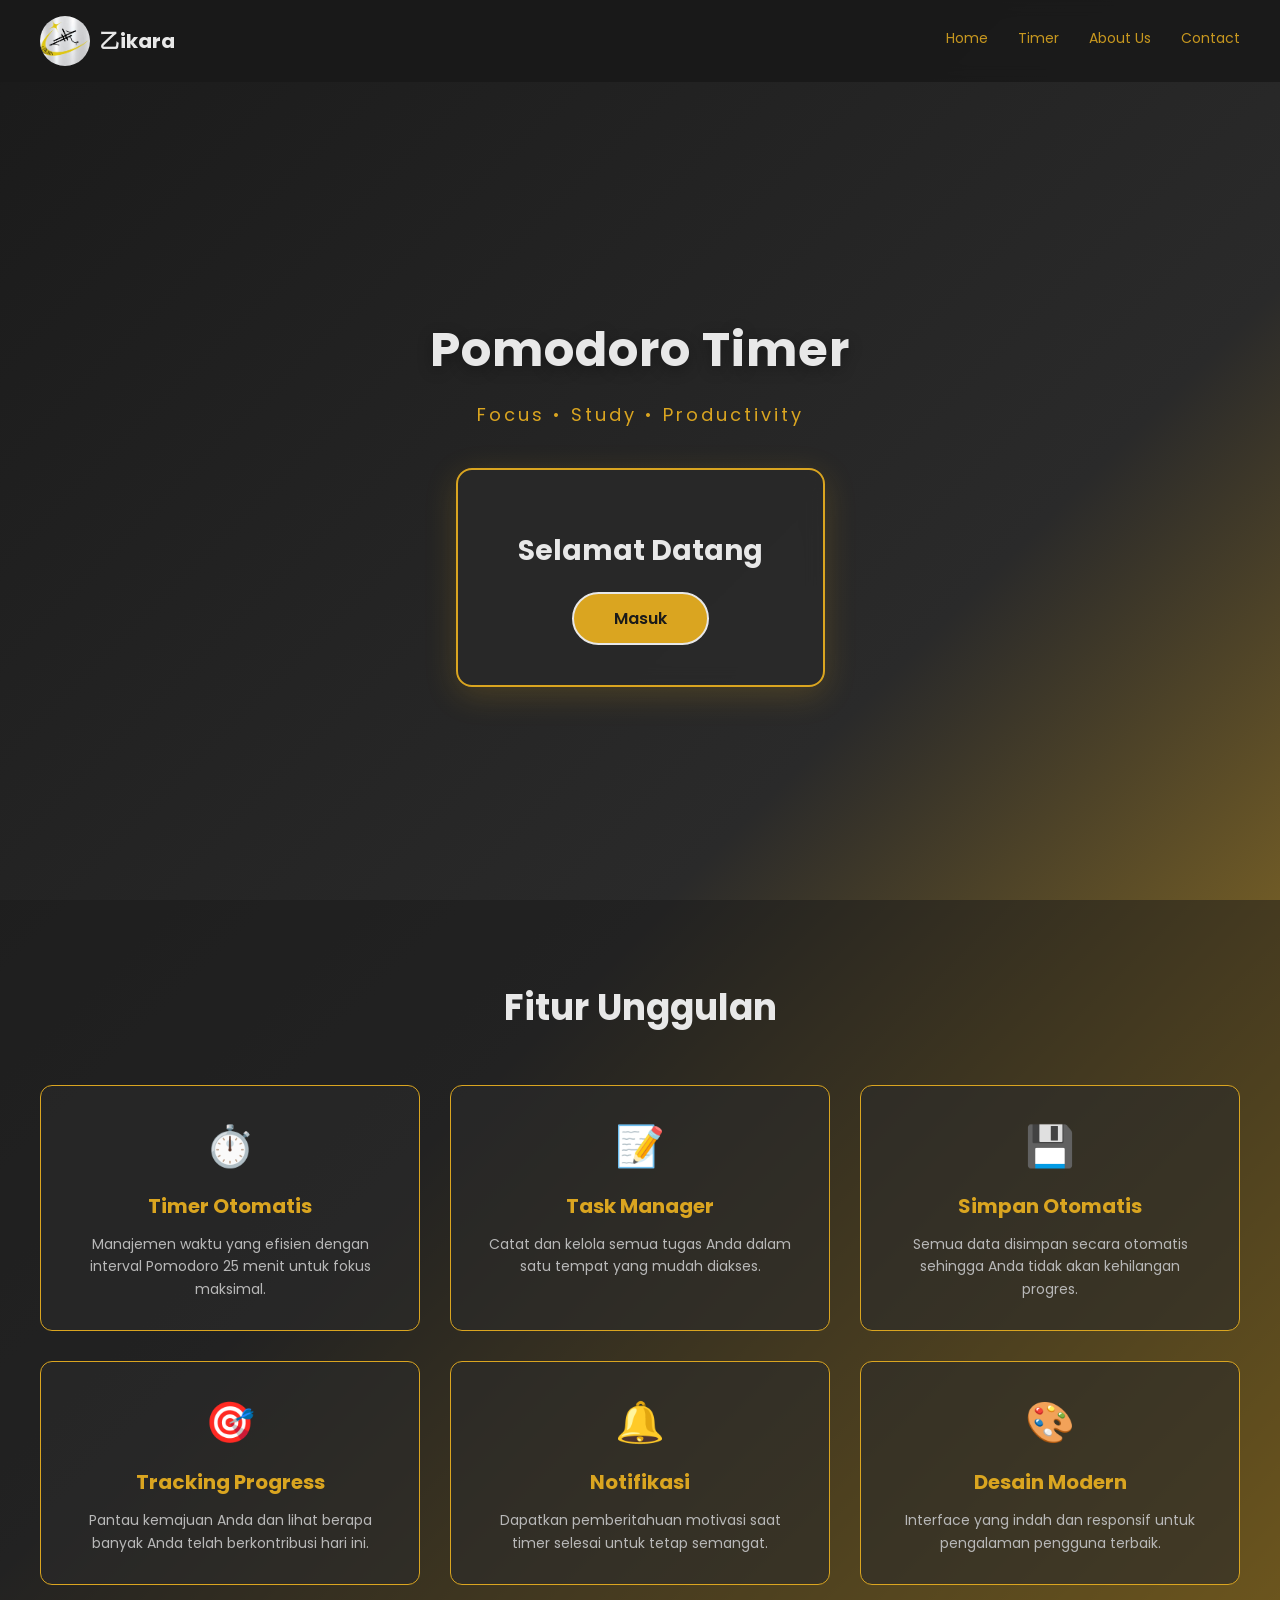
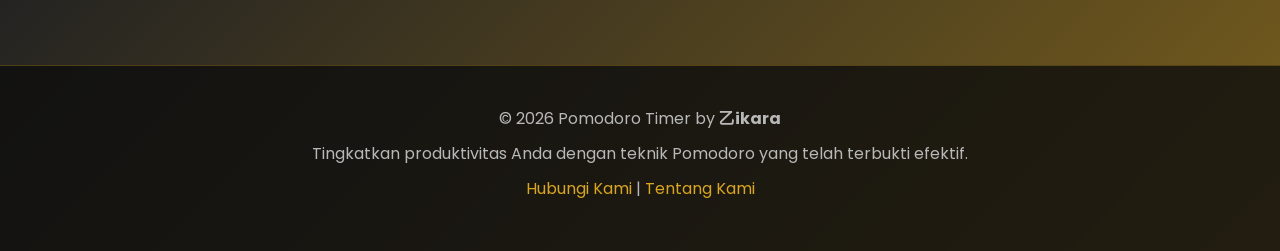
<file: index.html>
<!DOCTYPE html>
<html lang="id">
<head>
  <meta charset="UTF-8" />
  <meta name="viewport" content="width=device-width, initial-scale=1.0" />
  <title>Pomodoro Timer</title>
  <link rel="preconnect" href="https://fonts.googleapis.com">
  <link rel="preconnect" href="https://fonts.gstatic.com" crossorigin>
  <link rel="stylesheet" href="https://fonts.googleapis.com/css2?family=Poppins:ital,wght@0,100;0,200;0,300;0,400;0,500;0,600;0,700;0,800;0,900;1,100;1,200;1,300;1,400;1,500;1,600;1,700;1,800;1,900&display=swap">
  <style>
    @import url('https://fonts.googleapis.com/css2?family=Poppins:ital,wght@0,100;0,200;0,300;0,400;0,500;0,600;0,700;0,800;0,900;1,100;1,200;1,300;1,400;1,500;1,600;1,700;1,800;1,900&display=swap');

    * {
      margin: 0;
      padding: 0;
      box-sizing: border-box;
      font-family: "Poppins", sans-serif;
    }

    body {
      min-height: 100vh;
      background: linear-gradient(135deg, #1a1a1a 0%, #2a2a2a 50%, #DAA520 100%);
      color: #E8E8E8;
    }

    /* Navbar */
    .navbar {
      position: fixed;
      top: 0;
      left: 0;
      width: 100%;
      padding: 16px 40px;
      display: flex;
      justify-content: space-between;
      align-items: center;
      background-color: rgba(26, 26, 26, 0.95);
      backdrop-filter: blur(8px);
      z-index: 999;
    }

    .brand {
      display: flex;
      align-items: center;
      gap: 10px;
      font-size: 20px;
      font-weight: bold;
      color: #E8E8E8;
      cursor: pointer;
      transition: all 0.3s ease;
    }

    .brand:hover {
      opacity: 0.8;
    }

    .brand img {
      width: 50px;
      height: 50px;
      border-radius: 50%;
      object-fit: cover;
    }

    .nav-right {
      display: flex;
      gap: 30px;
      align-items: center;
    }

    .nav-right a {
      margin-left: 0;
      text-decoration: none;
      color: #DAA520;
      font-size: 14px;
      opacity: 0.9;
      transition: all 0.3s ease;
      position: relative;
      padding-bottom: 5px;
      cursor: pointer;
    }

    .nav-right a::after {
      content: "";
      position: absolute;
      width: 0;
      height: 2px;
      bottom: 0;
      left: 0;
      background-color: #E8E8E8;
      transition: width 0.3s ease;
    }

    .nav-right a:hover {
      color: #E8E8E8;
      opacity: 1;
    }

    .nav-right a:hover::after {
      width: 100%;
    }

    /* Page Sections */
    .page {
      display: none;
    }

    .page.active {
      display: block;
    }

    /* Center content */
    .center {
      height: 100vh;
      display: flex;
      justify-content: center;
      align-items: center;
    }

    .box {
      padding: 40px 60px;
      background: rgba(42, 42, 42, 0.8);
      border: 2px solid #DAA520;
      border-radius: 16px;
      backdrop-filter: blur(10px);
      text-align: center;
      box-shadow: 0 8px 32px rgba(218, 165, 32, 0.2);
      animation: scaleIn 1s cubic-bezier(0.34, 1.56, 0.64, 1) 0.5s both;
      transition: all 0.3s cubic-bezier(0.4, 0, 0.2, 1);
    }

    @keyframes scaleIn {
      from {
        opacity: 0;
        transform: scale(0.8);
      }
      to {
        opacity: 1;
        transform: scale(1);
      }
    }

    .box:hover {
      box-shadow: 0 12px 40px rgba(218, 165, 32, 0.35);
    }

    .box h1 {
      margin-bottom: 20px;
      font-size: 28px;
      color: #E8E8E8;
    }

    .box button {
      padding: 12px 40px;
      font-size: 16px;
      border: 2px solid #E8E8E8;
      border-radius: 30px;
      cursor: pointer;
      background: #DAA520;
      color: #1a1a1a;
      font-weight: 600;
      transition: all 0.4s cubic-bezier(0.34, 1.56, 0.64, 1);
    }

    .box button:hover {
      background: #E8E8E8;
      color: #1a1a1a;
      transform: scale(1.08);
      box-shadow: 0 8px 25px rgba(218, 165, 32, 0.5);
    }

    .box button:active {
      transform: scale(0.98);
    }

    .brand-text {
      display: flex;
      flex-direction: column;
      line-height: 1.1;
    }

    .brand-text .title {
      font-size: 16px;
      font-weight: bold;
    }

    .brand-text .subtitle {
      font-size: 11px;
      opacity: 0.7;
    }

    .hero-text {
      display: flex;
      flex-direction: column;
      align-items: center;
      text-align: center;
      animation: slideDown 1.4s cubic-bezier(0.34, 1.56, 0.64, 1);
    }

    .hero-title {
      font-size: 48px;
      font-weight: bold;
      margin-bottom: 15px;
      color: #E8E8E8;
      text-shadow: 0 4px 15px rgba(0, 0, 0, 0.3);
      letter-spacing: 1px;
    }

    .hero-subtitle {
      font-size: 18px;
      opacity: 0.85;
      margin-bottom: 40px;
      color: #DAA520;
      letter-spacing: 3px;
      animation: fadeInUp 1.2s ease-out 0.3s both;
    }

    @keyframes slideDown {
      from {
        opacity: 0;
        transform: translateY(-50px);
      }
      to {
        opacity: 1;
        transform: translateY(0);
      }
    }

    @keyframes fadeInUp {
      from {
        opacity: 0;
        transform: translateY(20px);
      }
      to {
        opacity: 1;
        transform: translateY(0);
      }
    }

    /* Hero Section */
    .hero {
      min-height: 100vh;
      display: flex;
      justify-content: center;
      align-items: center;
      padding-top: 80px;
    }

    .hero-text {
      display: flex;
      flex-direction: column;
      align-items: center;
      text-align: center;
      animation: slideDown 0.8s ease-out;
    }

    @keyframes slideUp {
      from {
        opacity: 0;
        transform: translateY(30px);
      }
      to {
        opacity: 1;
        transform: translateY(0);
      }
    }

    .box {
      animation: slideUp 0.8s ease-out 0.2s both;
    }

    /* Features Section */
    .features {
      padding: 80px 40px;
      background: rgba(26, 26, 26, 0.5);
    }

    .features h2 {
      text-align: center;
      font-size: 36px;
      margin-bottom: 50px;
      color: #E8E8E8;
    }

    .features-grid {
      display: grid;
      grid-template-columns: repeat(auto-fit, minmax(280px, 1fr));
      gap: 30px;
      max-width: 1200px;
      margin: 0 auto;
    }

    .feature-card {
      background: rgba(42, 42, 42, 0.6);
      border: 1px solid #DAA520;
      border-radius: 12px;
      padding: 30px;
      text-align: center;
      transition: all 0.4s cubic-bezier(0.34, 1.56, 0.64, 1);
      cursor: pointer;
      animation: fadeInUp 0.8s ease-out forwards;
    }

    .feature-card:nth-child(1) { animation-delay: 0.1s; }
    .feature-card:nth-child(2) { animation-delay: 0.2s; }
    .feature-card:nth-child(3) { animation-delay: 0.3s; }
    .feature-card:nth-child(4) { animation-delay: 0.4s; }
    .feature-card:nth-child(5) { animation-delay: 0.5s; }
    .feature-card:nth-child(6) { animation-delay: 0.6s; }

    .feature-card:hover {
      transform: translateY(-15px) rotateY(0deg);
      box-shadow: 0 15px 40px rgba(218, 165, 32, 0.4);
      border-color: #E8E8E8;
    }

    .feature-card .icon {
      font-size: 40px;
      margin-bottom: 15px;
    }

    .feature-card h3 {
      font-size: 20px;
      margin-bottom: 12px;
      color: #DAA520;
    }

    .feature-card p {
      font-size: 14px;
      color: #B8B8B8;
      line-height: 1.6;
    }

    /* Timer Section Styles */
    .timer-page {
      padding-top: 100px;
      min-height: 100vh;
    }

    .container {
        text-align: center;
        width: 100%;
        padding: 10px 0;
    }

    .timer {
        display: inline-block;
        padding: 10px;
        width: 600px;
        box-sizing: border-box;
    }

    main {
        width: 25rem;
        height: 25rem;
        border-radius: 50%;
        text-align: center;
        margin: 0 auto;
        margin-bottom: 2rem;
    }

    h1 {
        font-size: 2rem;
        margin: 20px auto;
        text-align: center;
    }

    .button-container {
        margin-top: 20px;
        display: flex;
        justify-content: center;
    }

    .pomodoro {
        display: flex;
        flex-direction: column;
        justify-content: center;
        align-items: center;
        width: 100%;
        height: 100%;
        position: relative;
        margin: 2.5rem 0;
        text-align: center;
        border-radius: 50%;
        background: rgba(42, 42, 42, 0.8);
        box-shadow: 0 8px 32px rgba(218, 165, 32, 0.2);
        border: 2px solid #DAA520;
        backdrop-filter: blur(10px);
    }

    .pomodoro::before {
        content: "";
        position: absolute;
        border: 10px solid #DAA520;
        border-radius: 50%;
        width: 22rem;
        height: 22rem;
    }

    .time {
        font-size: 5rem !important;
        margin: 20px auto;
    }

    .button {
        background-color: rgba(26, 26, 26, 0.8);
        color: #E8E8E8;
        border: 2px solid #DAA520;
        border-radius: 5px;
        padding: 10px 20px;
        margin: 5px;
        cursor: pointer;
        transition: all 0.4s cubic-bezier(0.34, 1.56, 0.64, 1);
    }

    .button.active, .button:hover {
        background-color: #DAA520;
        color: #1a1a1a;
        transform: scale(1.08);
        box-shadow: 0 8px 25px rgba(218, 165, 32, 0.5);
    }

    .hidden {
        display: block;
    }

    .timer-display {
        font-size: 5rem;
        margin-top: 20px;
        font-weight: bold;
    }

    .buttons {
        margin-top: 20px;
    }

    #start, #stop, #reset {
        background-color: #DAA520;
        color: #1a1a1a;
        border: 2px solid #E8E8E8;
        border-radius: 30px;
        padding: 12px 40px;
        margin: 10px;
        cursor: pointer;
        font-weight: 600;
        transition: all 0.4s cubic-bezier(0.34, 1.56, 0.64, 1);
    }

    #start:hover, #stop:hover, #reset:hover {
        background-color: #E8E8E8;
        color: #1a1a1a;
        transform: scale(1.08);
        box-shadow: 0 8px 25px rgba(218, 165, 32, 0.5);
    }

    #timer-message {
        color: white;
        background-color: tomato;
        display: none;
        padding: .5rem;
        font-size: 1rem;
        text-align: center;
        border-radius: 1rem;
    }

    /* Task Section Styles */
    .main-container {
        display: flex;
        justify-content: center;
        align-items: flex-start;
        gap: 2rem;
        flex-wrap: wrap;
        padding: 20px;
    }

    .task-section {
        flex: 1;
        min-width: 300px;
        max-width: 500px;
    }

    .task-container {
        background: rgba(42, 42, 42, 0.8);
        padding: 2rem;
        border-radius: 15px;
        border: 2px solid #DAA520;
        backdrop-filter: blur(10px);
        box-shadow: 0 8px 32px rgba(218, 165, 32, 0.2);
    }

    .task-container h2 {
        color: #E8E8E8;
        margin-bottom: 1.5rem;
        font-size: 1.5rem;
    }

    .task-input-group {
        display: flex;
        gap: 0.5rem;
        margin-bottom: 1.5rem;
    }

    #task-input {
        flex: 1;
        padding: 10px 15px;
        border: 1px solid #DAA520;
        border-radius: 5px;
        background-color: rgba(26, 26, 26, 0.8);
        color: #E8E8E8;
        font-family: "Poppins", sans-serif;
    }

    #task-input::placeholder {
        color: #B8B8B8;
    }

    #add-task-btn {
        padding: 10px 20px;
        background-color: #DAA520;
        color: #1a1a1a;
        border: none;
        border-radius: 5px;
        cursor: pointer;
        transition: all 0.4s cubic-bezier(0.34, 1.56, 0.64, 1);
        font-weight: 600;
    }

    #add-task-btn:hover {
        background-color: #E8E8E8;
        color: #1a1a1a;
        transform: translateY(-2px) scale(1.05);
        box-shadow: 0 8px 25px rgba(218, 165, 32, 0.5);
    }

    .task-table {
        width: 100%;
        border-collapse: collapse;
        margin-top: 1rem;
    }

    .task-table thead {
        background-color: rgba(218, 165, 32, 0.2);
        color: #E8E8E8;
    }

    .task-table th {
        padding: 12px;
        text-align: left;
        font-weight: 600;
        border-bottom: 2px solid #DAA520;
    }

    .task-table td {
        padding: 12px;
        border-bottom: 1px solid rgba(218, 165, 32, 0.2);
        color: #E8E8E8;
    }

    .task-table tbody tr:hover {
        background-color: rgba(218, 165, 32, 0.1);
    }

    .status-pending {
        color: #DAA520;
        font-weight: 600;
    }

    .status-completed {
        color: #DAA520;
        font-weight: 600;
        text-decoration: line-through;
    }

    .task-actions {
        display: flex;
        gap: 0.5rem;
    }

    .task-actions button {
        padding: 5px 10px;
        border: none;
        border-radius: 3px;
        cursor: pointer;
        transition: all 0.2s ease;
        font-size: 0.9rem;
    }

    .btn-complete {
        background-color: #DAA520;
        color: #1a1a1a;
        font-weight: 600;
    }

    .btn-complete:hover {
        background-color: #E8E8E8;
        color: #1a1a1a;
        transform: scale(1.05);
    }

    .btn-delete {
        background-color: rgba(220, 53, 69, 0.8);
        color: #E8E8E8;
    }

    .btn-delete:hover {
        background-color: #dc3545;
        transform: scale(1.05);
    }

    .empty-message {
        text-align: center;
        color: #B8B8B8;
        padding: 2rem;
        font-style: italic;
        display: block;
    }

    .empty-message.hidden {
        display: none;
    }

    /* Timer Header */
    .timer-header {
        position: relative;
        text-align: center;
        margin-bottom: 20px;
    }

    .timer-header h1 {
        margin: 0;
    }

    .settings-btn {
        position: absolute;
        right: -60px;
        top: 0;
        background-color: #DAA520;
        color: #1a1a1a;
        border: none;
        border-radius: 8px;
        padding: 8px 16px;
        cursor: pointer;
        font-size: 14px;
        font-weight: 600;
        transition: all 0.3s cubic-bezier(0.34, 1.56, 0.64, 1);
    }

    .settings-btn:hover {
        background-color: #E8E8E8;
        transform: scale(1.05);
        box-shadow: 0 4px 12px rgba(218, 165, 32, 0.4);
    }

    /* Modal Styles */
    .modal {
        position: fixed;
        top: 0;
        left: 0;
        width: 100%;
        height: 100%;
        background-color: rgba(0, 0, 0, 0.7);
        display: flex;
        justify-content: center;
        align-items: center;
        z-index: 1000;
        backdrop-filter: blur(4px);
    }

    .modal.hidden {
        display: none;
    }

    .modal-content {
        background: rgba(42, 42, 42, 0.95);
        border: 2px solid #DAA520;
        border-radius: 16px;
        backdrop-filter: blur(10px);
        box-shadow: 0 15px 50px rgba(218, 165, 32, 0.3);
        max-width: 500px;
        width: 90%;
        animation: slideUp 0.4s cubic-bezier(0.34, 1.56, 0.64, 1);
    }

    @keyframes slideUp {
        from {
            opacity: 0;
            transform: translateY(30px);
        }
        to {
            opacity: 1;
            transform: translateY(0);
        }
    }

    .modal-header {
        display: flex;
        justify-content: space-between;
        align-items: center;
        padding: 30px;
        border-bottom: 1px solid rgba(218, 165, 32, 0.3);
    }

    .modal-header h2 {
        margin: 0;
        color: #E8E8E8;
        font-size: 24px;
    }

    .close-btn {
        background: none;
        border: none;
        font-size: 28px;
        color: #DAA520;
        cursor: pointer;
        transition: all 0.3s ease;
    }

    .close-btn:hover {
        color: #E8E8E8;
        transform: scale(1.2);
    }

    .modal-body {
        padding: 30px;
    }

    .setting-group {
        margin-bottom: 25px;
        display: flex;
        flex-direction: column;
    }

    .setting-group label {
        color: #E8E8E8;
        font-weight: 600;
        margin-bottom: 10px;
        font-size: 14px;
    }

    .setting-group input {
        padding: 12px 15px;
        border: 1px solid #DAA520;
        border-radius: 8px;
        background-color: rgba(26, 26, 26, 0.8);
        color: #E8E8E8;
        font-size: 16px;
        transition: all 0.3s ease;
    }

    .setting-group input:focus {
        outline: none;
        border-color: #E8E8E8;
        box-shadow: 0 0 10px rgba(218, 165, 32, 0.3);
    }

    .modal-footer {
        display: flex;
        gap: 10px;
        padding: 20px 30px;
        border-top: 1px solid rgba(218, 165, 32, 0.3);
        justify-content: flex-end;
    }

    .btn-reset, .btn-save {
        padding: 10px 20px;
        border: none;
        border-radius: 8px;
        cursor: pointer;
        font-weight: 600;
        transition: all 0.3s cubic-bezier(0.34, 1.56, 0.64, 1);
    }

    .btn-reset {
        background-color: rgba(220, 53, 69, 0.8);
        color: #E8E8E8;
    }

    .btn-reset:hover {
        background-color: #dc3545;
        transform: translateY(-2px);
    }

    .btn-save {
        background-color: #DAA520;
        color: #1a1a1a;
    }

    .btn-save:hover {
        background-color: #E8E8E8;
        transform: translateY(-2px);
        box-shadow: 0 6px 20px rgba(218, 165, 32, 0.4);
    }

    /* Footer */
    footer {
      background-color: rgba(15, 15, 15, 0.9);
      border-top: 1px solid rgba(218, 165, 32, 0.3);
      padding: 40px;
      text-align: center;
      color: #B8B8B8;
    }

    footer p {
      margin-bottom: 10px;
    }

    footer a {
      color: #DAA520;
      text-decoration: none;
      transition: all 0.3s ease;
    }

    footer a:hover {
      color: #E8E8E8;
    }

    html {
      scroll-behavior: smooth;
    }

    /* Responsiveness */
    @media screen and (min-width: 320px) and (max-width: 600px) {
        .container {
            transform: scale(0.9)
        }

        .timer {
            width: 500px;
        }

        .main-container {
            flex-direction: column;
            padding: 10px;
            gap: 1rem;
        }

        .task-section {
            max-width: 100%;
        }
    }
  </style>
</head>

<body>
  <div class="navbar">
    <div class="brand" onclick="showPage('home')">
      <img src="buat gambar/WhatsApp Image 2026-01-24 at 13.01.57.jpeg" alt="xenzuu7" />
      <span>乙ikara</span>
    </div>
    <div class="nav-right">
      <a onclick="showPage('home')">Home</a>
      <a onclick="showPage('timer')">Timer</a>
      <a href="about.html">About Us</a>
      <a href="contact.html">Contact</a>
    </div>
  </div>

  <!-- Home Page -->
  <div id="home" class="page active">
    <!-- Hero Section -->
    <div class="hero">
      <div class="hero-text">
        <h1 class="hero-title">Pomodoro Timer</h1>
        <p class="hero-subtitle">Focus • Study • Productivity</p>

        <div class="box">
          <h1>Selamat Datang</h1>
          <button onclick="showPage('timer')">Masuk</button>
        </div>
      </div>
    </div>

    <!-- Features Section -->
    <section class="features">
      <h2>Fitur Unggulan</h2>
      <div class="features-grid">
        <div class="feature-card">
          <div class="icon">⏱️</div>
          <h3>Timer Otomatis</h3>
          <p>Manajemen waktu yang efisien dengan interval Pomodoro 25 menit untuk fokus maksimal.</p>
        </div>
        <div class="feature-card">
          <div class="icon">📝</div>
          <h3>Task Manager</h3>
          <p>Catat dan kelola semua tugas Anda dalam satu tempat yang mudah diakses.</p>
        </div>
        <div class="feature-card">
          <div class="icon">💾</div>
          <h3>Simpan Otomatis</h3>
          <p>Semua data disimpan secara otomatis sehingga Anda tidak akan kehilangan progres.</p>
        </div>
        <div class="feature-card">
          <div class="icon">🎯</div>
          <h3>Tracking Progress</h3>
          <p>Pantau kemajuan Anda dan lihat berapa banyak Anda telah berkontribusi hari ini.</p>
        </div>
        <div class="feature-card">
          <div class="icon">🔔</div>
          <h3>Notifikasi</h3>
          <p>Dapatkan pemberitahuan motivasi saat timer selesai untuk tetap semangat.</p>
        </div>
        <div class="feature-card">
          <div class="icon">🎨</div>
          <h3>Desain Modern</h3>
          <p>Interface yang indah dan responsif untuk pengalaman pengguna terbaik.</p>
        </div>
      </div>
    </section>
  </div>

  <!-- Timer Page -->
  <div id="timer" class="page timer-page">
    <div id="timer-message">Please select a timer before starting.</div>

    <div class="main-container">
      <div class="container">
        <div class="timer">
          <div class="timer-header">
            <h1>⏰ Pomodoro Timer</h1>
            <button id="settings-btn" class="settings-btn">⚙️ Settings</button>
          </div>

          <div class="button-container">
            <button class="button" id="pomodoro-session">Pomodoro</button>
            <button class="button" id="short-break">Short Break</button>
            <button class="button" id="long-break">Long Break</button>
          </div>
          
          <main>
            <div class="pomodoro">
              <div id="pomodoro-timer" class="timer-display" data-duration="25:00">
                <h1 class="time">25:00</h1>
              </div>

              <div id="short-timer" class="timer-display" data-duration="5:00">
                <h1 class="time">5:00</h1>
              </div>

              <div id="long-timer" class="timer-display" data-duration="10:00">
                <h1 class="time">10:00</h1>
              </div>
            </div>
          </main>

          <div class="buttons">
            <button id="start">START</button>
            <button id="stop">STOP</button>
            <button id="reset">RESET</button>
          </div>
        </div>
      </div>

      <!-- Task Table Section -->
      <div class="task-section">
        <div class="task-container">
          <h2>📝 Tugas saya</h2>
          
          <div class="task-input-group">
            <input type="text" id="task-input" placeholder="Enter your task...">
            <button id="add-task-btn">Masukkan Tugas</button>
          </div>

          <table id="task-table" class="task-table">
            <thead>
              <tr>
                <th>No</th>
                <th>Task</th>
                <th>Status</th>
                <th>Action</th>
              </tr>
            </thead>
            <tbody id="task-tbody">
            </tbody>
          </table>

          <div id="empty-message" class="empty-message">No tasks yet. Add one to get started!</div>
        </div>
      </div>
    </div>

    <!-- Settings Modal -->
    <div id="settings-modal" class="modal hidden">
      <div class="modal-content">
        <div class="modal-header">
          <h2>⚙️ Pengaturan Timer</h2>
          <button id="close-modal" class="close-btn">&times;</button>
        </div>
        
        <div class="modal-body">
          <div class="setting-group">
            <label for="pomodoro-minutes">Durasi Pomodoro (menit):</label>
            <input type="number" id="pomodoro-minutes" min="1" max="60" value="25">
          </div>
          
          <div class="setting-group">
            <label for="short-break-minutes">Durasi Short Break (menit):</label>
            <input type="number" id="short-break-minutes" min="1" max="60" value="5">
          </div>
          
          <div class="setting-group">
            <label for="long-break-minutes">Durasi Long Break (menit):</label>
            <input type="number" id="long-break-minutes" min="1" max="60" value="10">
          </div>
        </div>
        
        <div class="modal-footer">
          <button id="reset-settings" class="btn-reset">Reset ke Default</button>
          <button id="save-settings" class="btn-save">Simpan Perubahan</button>
        </div>
      </div>
    </div>
  </div>

  <!-- Footer -->
  <footer>
    <p>&copy; 2026 Pomodoro Timer by <strong>乙ikara</strong></p>
    <p>Tingkatkan produktivitas Anda dengan teknik Pomodoro yang telah terbukti efektif.</p>
    <p><a href="contact.html">Hubungi Kami</a> | <a href="about.html">Tentang Kami</a></p>
  </footer>

  <script src="isi/script.js"></script>
  <script>
    // Page navigation
    function showPage(pageName) {
      const pages = document.querySelectorAll('.page');
      pages.forEach(page => page.classList.remove('active'));
      document.getElementById(pageName).classList.add('active');
      window.scrollTo(0, 0);
    }
  </script>
</body>

</html>
</file>
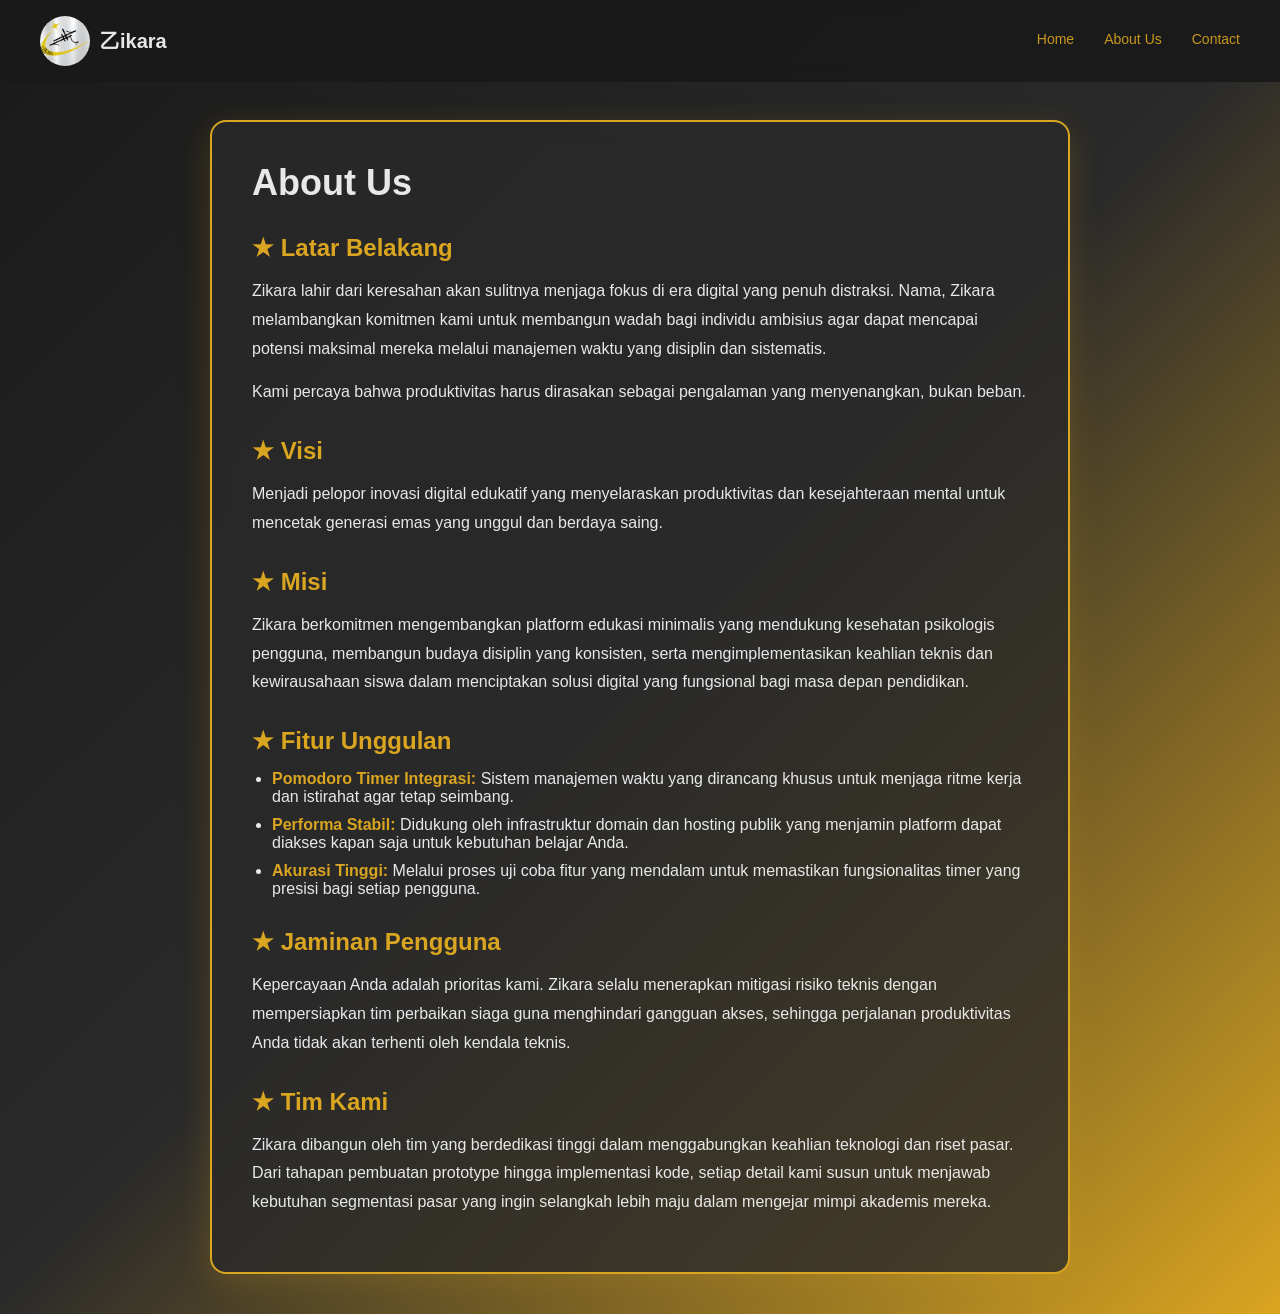
<file: about.html>
<!DOCTYPE html>
<html lang="id">
<head>
  <meta charset="UTF-8" />
  <meta name="viewport" content="width=device-width, initial-scale=1.0" />
  <title>About Us - Pomodoro</title>
  <style>
    * {
      margin: 0;
      padding: 0;
      box-sizing: border-box;
      font-family: Arial, Helvetica, sans-serif;
    }

    body {
      min-height: 100vh;
      background: linear-gradient(135deg, #1a1a1a 0%, #2a2a2a 50%, #DAA520 100%);
      color: #E8E8E8;
    }

    /* Navbar */
    .navbar {
      position: fixed;
      top: 0;
      left: 0;
      width: 100%;
      padding: 16px 40px;
      display: flex;
      justify-content: space-between;
      align-items: center;
      background-color: rgba(26, 26, 26, 0.95);
      backdrop-filter: blur(8px);
    }

    .brand {
      display: flex;
      align-items: center;
      gap: 10px;
      font-size: 20px;
      font-weight: bold;
      color: #E8E8E8;
    }

    .brand img {
      width: 50px;
      height: 50px;
      border-radius: 50%;
      object-fit: cover;
    }

    .nav-right {
      display: flex;
      gap: 30px;
      align-items: center;
    }

    .nav-right a {
      text-decoration: none;
      color: #DAA520;
      font-size: 14px;
      opacity: 0.9;
      transition: all 0.3s ease;
      position: relative;
      padding-bottom: 5px;
    }

    .nav-right a::after {
      content: "";
      position: absolute;
      width: 0;
      height: 2px;
      bottom: 0;
      left: 0;
      background-color: #E8E8E8;
      transition: width 0.3s ease;
    }

    .nav-right a:hover {
      color: #E8E8E8;
      opacity: 1;
    }

    .nav-right a:hover::after {
      width: 100%;
    }

    /* Main Content */
    .container {
      margin-top: 80px;
      padding: 40px 20px;
      max-width: 900px;
      margin-left: auto;
      margin-right: auto;
    }

    .content-box {
      background: rgba(42, 42, 42, 0.8);
      border: 2px solid #DAA520;
      border-radius: 16px;
      backdrop-filter: blur(10px);
      padding: 40px;
      box-shadow: 0 8px 32px rgba(218, 165, 32, 0.2);
    }

    .content-box h1 {
      font-size: 36px;
      margin-bottom: 20px;
      color: #E8E8E8;
    }

    .content-box h2 {
      font-size: 24px;
      margin-top: 30px;
      margin-bottom: 15px;
      color: #DAA520;
    }

    .content-box p {
      font-size: 16px;
      line-height: 1.8;
      margin-bottom: 15px;
      color: #E8E8E8;
    }

    .content-box ul {
      margin-left: 20px;
      margin-bottom: 15px;
    }

    .content-box li {
      margin-bottom: 10px;
      color: #E8E8E8;
    }

    .highlight {
      color: #DAA520;
      font-weight: 600;
    }
  </style>
</head>

<body>
  <div class="navbar">
    <div class="brand">
      <img src="buat gambar/WhatsApp Image 2026-01-24 at 13.01.57.jpeg" alt="xenzuu7" />
      <span>乙ikara</span>
    </div>
    <div class="nav-right">
      <a href="index.html">Home</a>
      <a href="about.html">About Us</a>
      <a href="contact.html">Contact</a>
    </div>
  </div>

  <div class="container">
    <div class="content-box">
      <h1>About Us</h1>

      <h2>★ Latar Belakang</h2>
      <p>
        Zikara lahir dari keresahan akan sulitnya menjaga fokus di era digital yang penuh distraksi. Nama, Zikara melambangkan komitmen kami untuk membangun wadah bagi individu ambisius agar dapat mencapai potensi maksimal mereka melalui manajemen waktu yang disiplin dan sistematis.
      </p>
      <p>
        Kami percaya bahwa produktivitas harus dirasakan sebagai pengalaman yang menyenangkan, bukan beban.
      </p>

      <h2>★ Visi</h2>
      <p>
        Menjadi pelopor inovasi digital edukatif yang menyelaraskan produktivitas dan kesejahteraan mental untuk mencetak generasi emas yang unggul dan berdaya saing.
      </p>

      <h2>★ Misi</h2>
      <p>
        Zikara berkomitmen mengembangkan platform edukasi minimalis yang mendukung kesehatan psikologis pengguna, membangun budaya disiplin yang konsisten, serta mengimplementasikan keahlian teknis dan kewirausahaan siswa dalam menciptakan solusi digital yang fungsional bagi masa depan pendidikan.
      </p>

      <h2>★ Fitur Unggulan</h2>
      <ul>
        <li><span class="highlight">Pomodoro Timer Integrasi:</span> Sistem manajemen waktu yang dirancang khusus untuk menjaga ritme kerja dan istirahat agar tetap seimbang.</li>
        <li><span class="highlight">Performa Stabil:</span> Didukung oleh infrastruktur domain dan hosting publik yang menjamin platform dapat diakses kapan saja untuk kebutuhan belajar Anda.</li>
        <li><span class="highlight">Akurasi Tinggi:</span> Melalui proses uji coba fitur yang mendalam untuk memastikan fungsionalitas timer yang presisi bagi setiap pengguna.</li>
      </ul>

      <h2>★ Jaminan Pengguna</h2>
      <p>
        Kepercayaan Anda adalah prioritas kami. Zikara selalu menerapkan mitigasi risiko teknis dengan mempersiapkan tim perbaikan siaga guna menghindari gangguan akses, sehingga perjalanan produktivitas Anda tidak akan terhenti oleh kendala teknis.
      </p>

      <h2>★ Tim Kami</h2>
      <p>
        Zikara dibangun oleh tim yang berdedikasi tinggi dalam menggabungkan keahlian teknologi dan riset pasar. Dari tahapan pembuatan prototype hingga implementasi kode, setiap detail kami susun untuk menjawab kebutuhan segmentasi pasar yang ingin selangkah lebih maju dalam mengejar mimpi akademis mereka.
      </p>
    </div>
  </div>
</body>

</html>
</file>
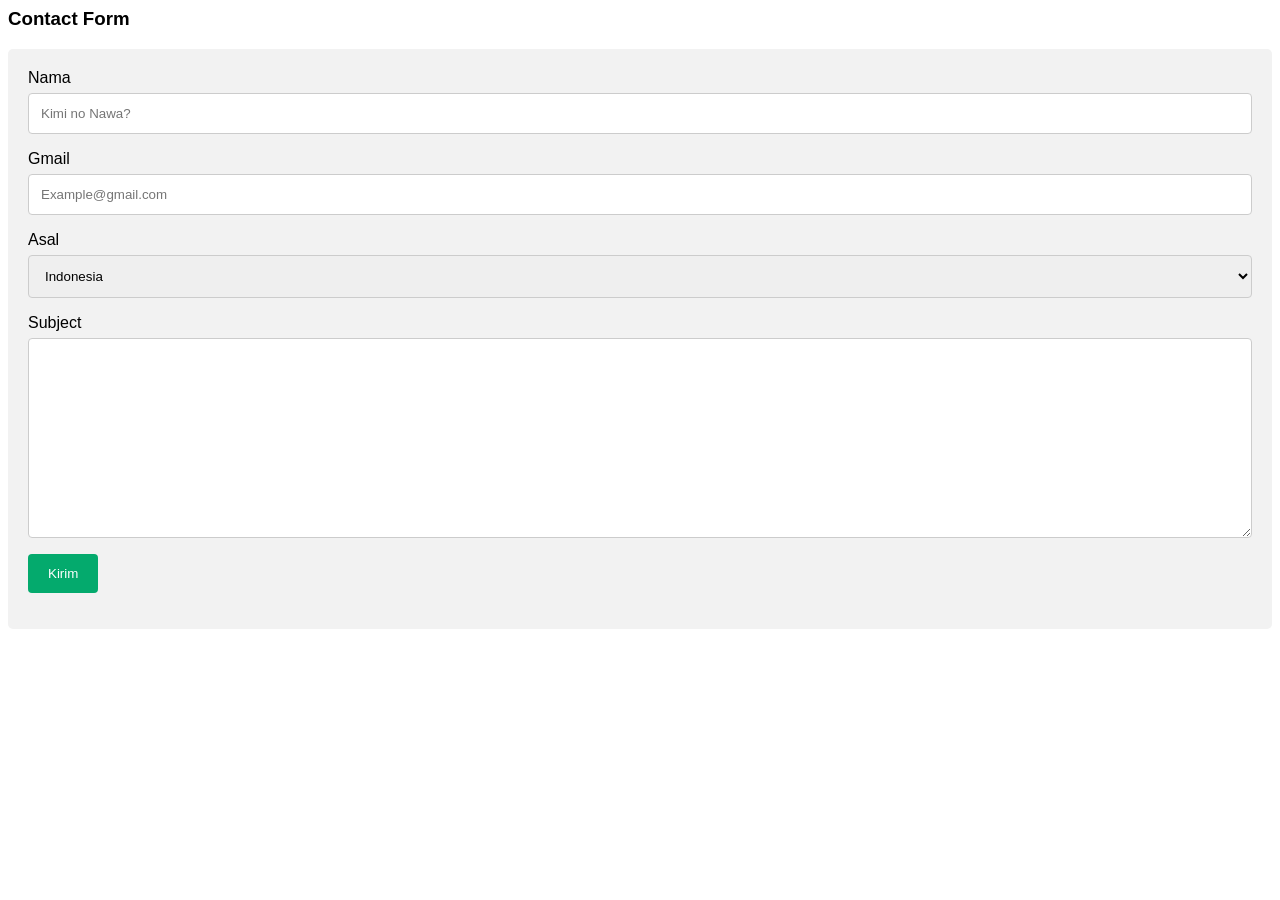
<file: contact.html>
<html>
<head>
<meta name="viewport" content="width=device-width, initial-scale=1">
<style>
body {font-family: Arial, Helvetica, sans-serif;}
* {box-sizing: border-box;}

input[type=text], select, textarea {
  width: 100%;
  padding: 12px;
  border: 1px solid #ccc;
  border-radius: 4px;
  box-sizing: border-box;
  margin-top: 6px;
  margin-bottom: 16px;
  resize: vertical;
}

input[type=submit] {
  background-color: #04AA6D;
  color: white;
  padding: 12px 20px;
  border: none;
  border-radius: 4px;
  cursor: pointer;
}

input[type=submit]:hover {
  background-color: #45a049;
}

.container {
  border-radius: 5px;
  background-color: #f2f2f2;
  padding: 20px;
}
</style>
</head>
<body>

<h3>Contact Form</h3>

<div class="container">
  <form action="/action_page.php">
    <label for="fname">Nama</label>
    <input type="text" id="fname" name="firstname" placeholder="Kimi no Nawa?">

    <label for="lname">Gmail</label>
    <input type="text" id="lname" name="lastname" placeholder="Example@gmail.com">

    <label for="country">Asal</label>
    <select id="country" name="country">
      <option value="australia">Indonesia</option>
      <option value="canada">Bekasi</option>
      <option value="usa">Cikarang</option>
    </select>

    <label for="subject">Subject</label>
    <textarea id="subject" name="subject" placeholder="" style="height:200px"></textarea>

    <input type="submit" value="Kirim">
  </form>
</div>

</body>
</html>
</file>
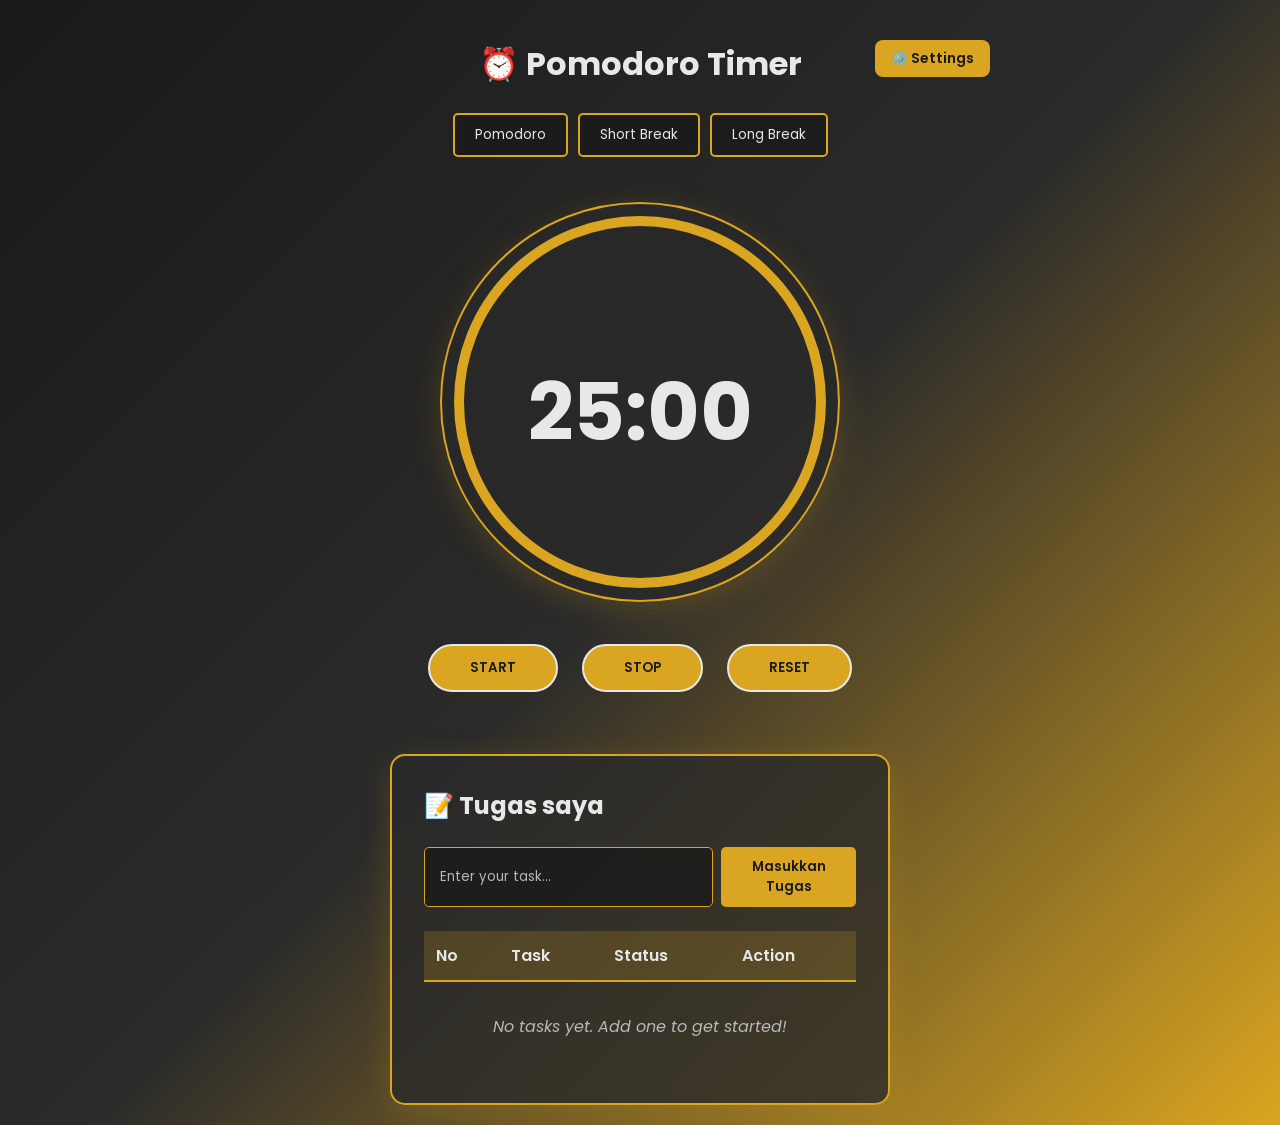
<file: isi/pomodoroui.html>
<!DOCTYPE html>
<html lang="en">

<head>
    <meta charset="UTF-8">
    <meta name="viewport" content="width=device-width, initial-scale=1.0">
    <title>Pomodoro Timer | Focus</title>
    <link rel="stylesheet" href="style.css">
</head>

<body>

    <div id="timer-message">Please select a timer before starting.</div>

    <div class="main-container">
        <div class="container">
            <div class="timer">
                <div class="timer-header">
                    <h1>⏰ Pomodoro Timer</h1>
                    <button id="settings-btn" class="settings-btn">⚙️ Settings</button>
                </div>

                <div class="button-container">
                    <button class="button" id="pomodoro-session">Pomodoro</button>
                    <button class="button" id="short-break">Short Break</button>
                    <button class="button" id="long-break">Long Break</button>
                </div>

                <main>
                    <div class="pomodoro">
                        <div id="pomodoro-timer" class="timer-display" data-duration="25:00">
                            <h1 class="time">25:00</h1>
                        </div>

                        <div id="short-timer" class="timer-display" data-duration="5:00">
                            <h1 class="time">5:00</h1>
                        </div>

                        <div id="long-timer" class="timer-display" data-duration="10:00">
                            <h1 class="time">10:00</h1>
                        </div>
                    </div>
                </main>

                <div class="buttons">
                    <button id="start">START</button>
                    <button id="stop">STOP</button>
                    <button id="reset">RESET</button>
                </div>
            </div>
        </div>

        <!-- Task Table Section -->
        <div class="task-section">
            <div class="task-container">
                <h2>📝 Tugas saya</h2>
                
                <div class="task-input-group">
                    <input type="text" id="task-input" placeholder="Enter your task...">
                    <button id="add-task-btn">Masukkan Tugas</button>
                </div>

                <table id="task-table" class="task-table">
                    <thead>
                        <tr>
                            <th>No</th>
                            <th>Task</th>
                            <th>Status</th>
                            <th>Action</th>
                        </tr>
                    </thead>
                    <tbody id="task-tbody">
                    </tbody>
                </table>

                <div id="empty-message" class="empty-message">No tasks yet. Add one to get started!</div>
            </div>
        </div>
    </div>

    <!-- Settings Modal -->
    <div id="settings-modal" class="modal hidden">
        <div class="modal-content">
            <div class="modal-header">
                <h2>⚙️ Pengaturan Timer</h2>
                <button id="close-modal" class="close-btn">&times;</button>
            </div>
            
            <div class="modal-body">
                <div class="setting-group">
                    <label for="pomodoro-minutes">Durasi Pomodoro (menit):</label>
                    <input type="number" id="pomodoro-minutes" min="1" max="60" value="25">
                </div>
                
                <div class="setting-group">
                    <label for="short-break-minutes">Durasi Short Break (menit):</label>
                    <input type="number" id="short-break-minutes" min="1" max="60" value="5">
                </div>
                
                <div class="setting-group">
                    <label for="long-break-minutes">Durasi Long Break (menit):</label>
                    <input type="number" id="long-break-minutes" min="1" max="60" value="10">
                </div>
            </div>
            
            <div class="modal-footer">
                <button id="reset-settings" class="btn-reset">Reset ke Default</button>
                <button id="save-settings" class="btn-save">Simpan Perubahan</button>
            </div>
        </div>
    </div>

    <script src="script.js"></script>
</body>

</html>
</file>
<file: isi/style.css>
@import url('https://fonts.googleapis.com/css2?family=Poppins:ital,wght@0,100;0,200;0,300;0,400;0,500;0,600;0,700;0,800;0,900;1,100;1,200;1,300;1,400;1,500;1,600;1,700;1,800;1,900&display=swap');

* {
    margin: 0;
    padding: 0;
    box-sizing: border-box;
    font-family: "Poppins", sans-serif;
}

body {
    min-height: 100vh;
    background: linear-gradient(135deg, #1a1a1a 0%, #2a2a2a 50%, #DAA520 100%);
    color: #E8E8E8;
}


.container {
    text-align: center;
    width: 100%;
    padding: 10px 0;
}

.timer {
    display: inline-block;
    padding: 10px;
    width: 600px;
    box-sizing: border-box;
}

main {
    width: 25rem;
    height: 25rem;
    border-radius: 50%;
    text-align: center;
    margin: 0 auto;
    margin-bottom: 2rem;
}

h1 {
    font-size: 2rem;
    margin: 20px auto;
    text-align: center;
}

.button-container {
    margin-top: 20px;
    display: flex;
    justify-content: center;
}

.pomodoro {
    display: flex;
    flex-direction: column;
    justify-content: center;
    align-items: center;
    width: 100%;
    height: 100%;
    position: relative;
    margin: 2.5rem 0;
    text-align: center;
    border-radius: 50%;
    background: rgba(42, 42, 42, 0.8);
    box-shadow: 0 8px 32px rgba(218, 165, 32, 0.2);
    border: 2px solid #DAA520;
    backdrop-filter: blur(10px);
}

.pomodoro::before {
    content: "";
    position: absolute;
    border: 10px solid #DAA520;
    border-radius: 50%;
    width: 22rem;
    height: 22rem;
}

.time {
    font-size: 5rem !important;
    margin: 20px auto;
}

.button-container {
    margin-top: 20px;
    display: flex;
    justify-content: center;
}

.button {
    background-color: rgba(26, 26, 26, 0.8);
    color: #E8E8E8;
    border: 2px solid #DAA520;
    border-radius: 5px;
    padding: 10px 20px;
    margin: 5px;
    cursor: pointer;
    transition: all 0.4s cubic-bezier(0.34, 1.56, 0.64, 1);
}

.button.active, .button:hover {
    background-color: #DAA520;
    color: #1a1a1a;
    transform: scale(1.08);
    box-shadow: 0 8px 25px rgba(218, 165, 32, 0.5);
}

.hidden {
    display: block;
}

.timer-display {
    font-size: 5rem;
    margin-top: 20px;
    font-weight: bold;
}

.buttons {
    margin-top: 20px;
}

#start, #stop, #reset {
    background-color: #DAA520;
    color: #1a1a1a;
    border: 2px solid #E8E8E8;
    border-radius: 30px;
    padding: 12px 40px;
    margin: 10px;
    cursor: pointer;
    font-weight: 600;
    transition: all 0.4s cubic-bezier(0.34, 1.56, 0.64, 1);
}

#start:hover, #stop:hover, #reset:hover {
    background-color: #E8E8E8;
    color: #1a1a1a;
    transform: scale(1.08);
    box-shadow: 0 8px 25px rgba(218, 165, 32, 0.5);
}

#timer-message {
    color: white;
    background-color: tomato;
    display: none;
    padding: .5rem;
    font-size: 1rem;
    text-align: center;
    border-radius: 1rem;
}

/* Task Section Styles */
.main-container {
    display: flex;
    justify-content: center;
    align-items: flex-start;
    gap: 2rem;
    flex-wrap: wrap;
    padding: 20px;
}

.task-section {
    flex: 1;
    min-width: 300px;
    max-width: 500px;
}

.task-container {
    background: rgba(42, 42, 42, 0.8);
    padding: 2rem;
    border-radius: 15px;
    border: 2px solid #DAA520;
    backdrop-filter: blur(10px);
    box-shadow: 0 8px 32px rgba(218, 165, 32, 0.2);
}

.task-container h2 {
    color: #E8E8E8;
    margin-bottom: 1.5rem;
    font-size: 1.5rem;
}

.task-input-group {
    display: flex;
    gap: 0.5rem;
    margin-bottom: 1.5rem;
}

#task-input {
    flex: 1;
    padding: 10px 15px;
    border: 1px solid #DAA520;
    border-radius: 5px;
    background-color: rgba(26, 26, 26, 0.8);
    color: #E8E8E8;
    font-family: "Poppins", sans-serif;
}

#task-input::placeholder {
    color: #B8B8B8;
}

#add-task-btn {
    padding: 10px 20px;
    background-color: #DAA520;
    color: #1a1a1a;
    border: none;
    border-radius: 5px;
    cursor: pointer;
    transition: all 0.4s cubic-bezier(0.34, 1.56, 0.64, 1);
    font-weight: 600;
}

#add-task-btn:hover {
    background-color: #E8E8E8;
    color: #1a1a1a;
    transform: translateY(-2px) scale(1.05);
    box-shadow: 0 8px 25px rgba(218, 165, 32, 0.5);
}

.task-table {
    width: 100%;
    border-collapse: collapse;
    margin-top: 1rem;
}

.task-table thead {
    background-color: rgba(218, 165, 32, 0.2);
    color: #E8E8E8;
}

.task-table th {
    padding: 12px;
    text-align: left;
    font-weight: 600;
    border-bottom: 2px solid #DAA520;
}

.task-table td {
    padding: 12px;
    border-bottom: 1px solid rgba(218, 165, 32, 0.2);
    color: #E8E8E8;
}

.task-table tbody tr:hover {
    background-color: rgba(218, 165, 32, 0.1);
}

.status-pending {
    color: #DAA520;
    font-weight: 600;
}

.status-completed {
    color: #DAA520;
    font-weight: 600;
    text-decoration: line-through;
}

.task-actions {
    display: flex;
    gap: 0.5rem;
}

.task-actions button {
    padding: 5px 10px;
    border: none;
    border-radius: 3px;
    cursor: pointer;
    transition: all 0.2s ease;
    font-size: 0.9rem;
}

.btn-complete {
    background-color: #DAA520;
    color: #1a1a1a;
    font-weight: 600;
}

.btn-complete:hover {
    background-color: #E8E8E8;
    color: #1a1a1a;
    transform: scale(1.05);
}

.btn-delete {
    background-color: rgba(220, 53, 69, 0.8);
    color: #E8E8E8;
}

.btn-delete:hover {
    background-color: #dc3545;
    transform: scale(1.05);
}

.empty-message {
    text-align: center;
    color: #B8B8B8;
    padding: 2rem;
    font-style: italic;
    display: block;
}

.empty-message.hidden {
    display: none;
}

/* Timer Header */
.timer-header {
    position: relative;
    text-align: center;
    margin-bottom: 20px;
}

.timer-header h1 {
    margin: 0;
}

.settings-btn {
    position: absolute;
    right: -60px;
    top: 0;
    background-color: #DAA520;
    color: #1a1a1a;
    border: none;
    border-radius: 8px;
    padding: 8px 16px;
    cursor: pointer;
    font-size: 14px;
    font-weight: 600;
    transition: all 0.3s cubic-bezier(0.34, 1.56, 0.64, 1);
}

.settings-btn:hover {
    background-color: #E8E8E8;
    transform: scale(1.05);
    box-shadow: 0 4px 12px rgba(218, 165, 32, 0.4);
}

/* Modal Styles */
.modal {
    position: fixed;
    top: 0;
    left: 0;
    width: 100%;
    height: 100%;
    background-color: rgba(0, 0, 0, 0.7);
    display: flex;
    justify-content: center;
    align-items: center;
    z-index: 1000;
    backdrop-filter: blur(4px);
}

.modal.hidden {
    display: none;
}

.modal-content {
    background: rgba(42, 42, 42, 0.95);
    border: 2px solid #DAA520;
    border-radius: 16px;
    backdrop-filter: blur(10px);
    box-shadow: 0 15px 50px rgba(218, 165, 32, 0.3);
    max-width: 500px;
    width: 90%;
    animation: slideUp 0.4s cubic-bezier(0.34, 1.56, 0.64, 1);
}

.modal-header {
    display: flex;
    justify-content: space-between;
    align-items: center;
    padding: 30px;
    border-bottom: 1px solid rgba(218, 165, 32, 0.3);
}

.modal-header h2 {
    margin: 0;
    color: #E8E8E8;
    font-size: 24px;
}

.close-btn {
    background: none;
    border: none;
    font-size: 28px;
    color: #DAA520;
    cursor: pointer;
    transition: all 0.3s ease;
}

.close-btn:hover {
    color: #E8E8E8;
    transform: scale(1.2);
}

.modal-body {
    padding: 30px;
}

.setting-group {
    margin-bottom: 25px;
    display: flex;
    flex-direction: column;
}

.setting-group label {
    color: #E8E8E8;
    font-weight: 600;
    margin-bottom: 10px;
    font-size: 14px;
}

.setting-group input {
    padding: 12px 15px;
    border: 1px solid #DAA520;
    border-radius: 8px;
    background-color: rgba(26, 26, 26, 0.8);
    color: #E8E8E8;
    font-size: 16px;
    transition: all 0.3s ease;
}

.setting-group input:focus {
    outline: none;
    border-color: #E8E8E8;
    box-shadow: 0 0 10px rgba(218, 165, 32, 0.3);
}

.modal-footer {
    display: flex;
    gap: 10px;
    padding: 20px 30px;
    border-top: 1px solid rgba(218, 165, 32, 0.3);
    justify-content: flex-end;
}

.btn-reset, .btn-save {
    padding: 10px 20px;
    border: none;
    border-radius: 8px;
    cursor: pointer;
    font-weight: 600;
    transition: all 0.3s cubic-bezier(0.34, 1.56, 0.64, 1);
}

.btn-reset {
    background-color: rgba(220, 53, 69, 0.8);
    color: #E8E8E8;
}

.btn-reset:hover {
    background-color: #dc3545;
    transform: translateY(-2px);
}

.btn-save {
    background-color: #DAA520;
    color: #1a1a1a;
}

.btn-save:hover {
    background-color: #E8E8E8;
    transform: translateY(-2px);
    box-shadow: 0 6px 20px rgba(218, 165, 32, 0.4);
}

/* Responsiveness */

@media screen and (min-width: 320px) and (max-width: 600px) {
    .container {
        transform: scale(0.9)
    }

    .timer {
        width: 500px;
    }

    .main-container {
        flex-direction: column;
        padding: 10px;
        gap: 1rem;
    }

    .task-section {
        max-width: 100%;
    }
}
</file>
